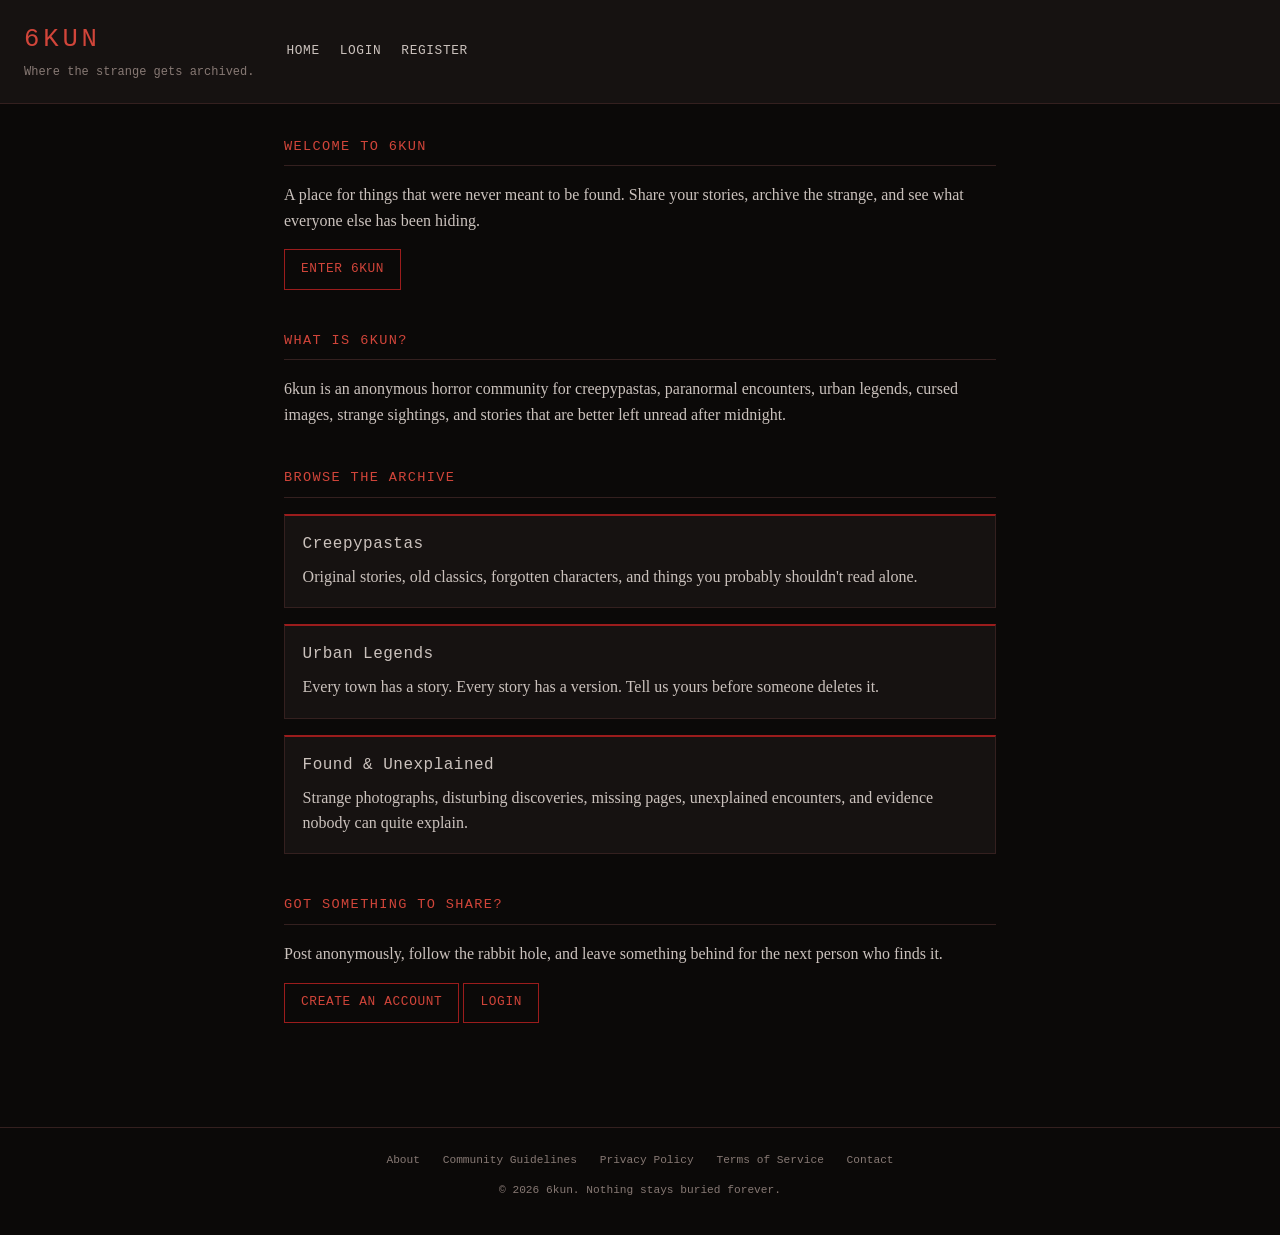
<file: index.html>
<!DOCTYPE html>
<html lang="en">
<head>
    <meta charset="UTF-8">
    <meta name="viewport" content="width=device-width, initial-scale=1.0">
    <title>6kun</title>
    <link rel="stylesheet" href="styles.css">
</head>
<body>
    <header class="site-header">
        <div class="logo">
            <h1>6kun</h1>
            <p>Where the strange gets archived.</p>
        </div>
        <nav class="site-nav">
            <a class="nav-link" href="index.html">Home</a>
            <a class="nav-link" href="login.html">Login</a>
            <a class="nav-link" href="register.html">Register</a>
        </nav>
    </header>

    <main class="site-main">
        <section id="welcome">
            <h2 class="section-title">Welcome to 6kun</h2>
            <p> A place for things that were never meant to be found. Share your stories, archive the strange, and see what everyone else has been hiding. </p>
            <a class="btn" href="register.html">Enter 6kun</a>
        </section>

        <section id="about">
            <h2 class="section-title">What is 6kun?</h2>
             <p> 6kun is an anonymous horror community for creepypastas, paranormal encounters, urban legends, cursed images, strange sightings, and stories that are better left unread after midnight. </p>
        </section>

        <section id="featured">
            <h2 class="section-title">Browse the Archive</h2>

            <article class="post">
                <h3>Creepypastas</h3>
                <p> Original stories, old classics, forgotten characters, and things you probably shouldn't read alone. </p>
            </article>

            <article class="post">
                <h3>Urban Legends</h3>
                <p> Every town has a story. Every story has a version. Tell us yours before someone deletes it. </p>
            </article>

            <article class="post">
                 <h3>Found & Unexplained</h3>
                 <p> Strange photographs, disturbing discoveries, missing pages, unexplained encounters, and evidence nobody can quite explain. </p>
                </article>

        </section>

            <section id="join">
                <h2 class="section-title">Got something to share?</h2>
                <p> Post anonymously, follow the rabbit hole, and leave something behind for the next person who finds it. </p>
                <a class="btn" href="register.html">Create an Account</a>
                <a class="btn" href="login.html">Login</a>
            </section>
        </main>

        <footer>
            <nav>
                <a class="footer-link" href="#">About</a>
                <a class="footer-link" href="#">Community Guidelines</a>
                <a class="footer-link" href="#">Privacy Policy</a>
                <a class="footer-link" href="#">Terms of Service</a>
                <a class="footer-link" href="#">Contact</a>
            </nav>

            <p>&copy; 2026 6kun. Nothing stays buried forever.</p>
        </footer>
</body>
</html>
</file>
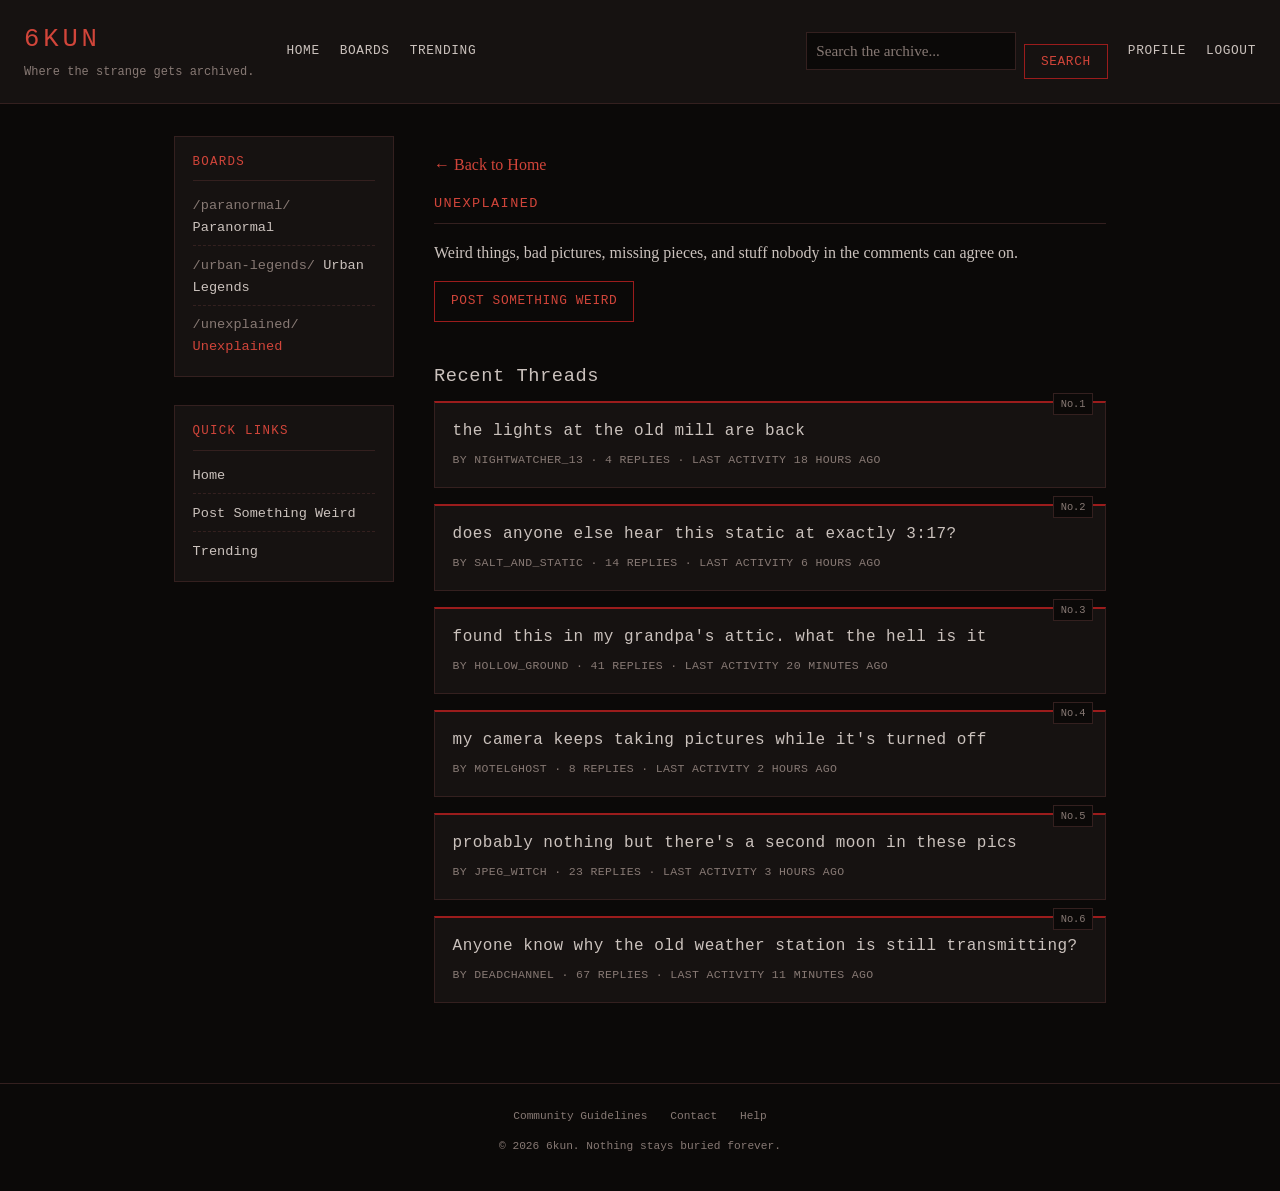
<file: category.html>
<!DOCTYPE html>
<html lang="en">
<head>
    <meta charset="UTF-8">
    <meta name="viewport" content="width=device-width, initial-scale=1.0">
    <title>Category - 6kun</title>
    <link rel="stylesheet" href="styles.css">
</head>
<body>
    <header class="site-header">
        <div class="logo">
            <h1>6kun</h1>
            <p>Where the strange gets archived.</p>
        </div>
        <nav class="site-nav">
            <a class="nav-link" href="home.html">Home</a>
            <a class="nav-link" href="category.html">Boards</a>
            <a class="nav-link" href="home.html#trending">Trending</a>
        </nav>
        <div class="header-actions">
            <form id="search" class="search-form" action="#" method="get">
                <input class="search-input" type="search" name="q" placeholder="Search the archive...">
                <button type="submit">Search</button>
            </form>
            <div class="user-controls">
                <a class="nav-link" href="profile.html">Profile</a>
                <a class="nav-link" href="index.html">Logout</a>
            </div>
        </div>
    </header>

    <main class="site-main site-main--wide">
        <div class="layout">
            <div class="content">
                <section id="category-header">
                    <p><a href="home.html">&larr; Back to Home</a></p>
                    <h2 class="section-title">Unexplained</h2>
                    <p>Weird things, bad pictures, missing pieces, and stuff nobody in the comments can agree on.</p>
                    <a href="create-thread.html" class="btn">Post Something Weird</a>
                </section>

                <section id="thread-list" class="board-list">
                    <h3>Recent Threads</h3>

                    <article class="post">
                        <h4><a href="thread.html">the lights at the old mill are back</a></h4>
                        <p class="meta">by nightwatcher_13 &middot; 4 replies &middot; last activity 18 hours ago</p>
                    </article>

                    <article class="post">
                        <h4><a href="thread.html">does anyone else hear this static at exactly 3:17?</a></h4>
                        <p class="meta">by salt_and_static &middot; 14 replies &middot; last activity 6 hours ago</p>
                    </article>

                    <article class="post">
                        <h4><a href="thread.html">found this in my grandpa's attic. what the hell is it</a></h4>
                        <p class="meta">by hollow_ground &middot; 41 replies &middot; last activity 20 minutes ago</p>
                    </article>

                    <article class="post">
                        <h4><a href="thread.html">my camera keeps taking pictures while it's turned off</a></h4>
                        <p class="meta">by motelghost &middot; 8 replies &middot; last activity 2 hours ago</p>
                    </article>

                    <article class="post">
                        <h4><a href="thread.html">probably nothing but there's a second moon in these pics</a></h4>
                        <p class="meta">by jpeg_witch &middot; 23 replies &middot; last activity 3 hours ago</p>
                    </article>

                    <article class="post">
                        <h4><a href="thread.html">Anyone know why the old weather station is still transmitting?</a></h4>
                        <p class="meta">by deadchannel &middot; 67 replies &middot; last activity 11 minutes ago</p>
                    </article>
                </section>
            </div>

            <aside class="sidebar">
                <div class="sidebar-block">
                    <h3 class="section-title">Boards</h3>
                    <nav class="board-nav">
                        <a class="board-nav-link" data-slug="paranormal" href="#">Paranormal</a>
                        <a class="board-nav-link" data-slug="urban-legends" href="#">Urban Legends</a>
                        <a class="board-nav-link active" data-slug="unexplained" href="category.html">Unexplained</a>
                    </nav>
                </div>
                <div class="sidebar-block">
                    <h3 class="section-title">Quick Links</h3>
                    <nav class="board-nav">
                        <a class="board-nav-link" href="home.html">Home</a>
                        <a class="board-nav-link" href="create-thread.html">Post Something Weird</a>
                        <a class="board-nav-link" href="home.html#trending">Trending</a>
                    </nav>
                </div>
            </aside>
        </div>
    </main>

    <footer>
        <nav>
            <a class="footer-link" href="#">Community Guidelines</a>
            <a class="footer-link" href="#">Contact</a>
            <a class="footer-link" href="#">Help</a>
        </nav>
        <p>&copy; 2026 6kun. Nothing stays buried forever.</p>
    </footer>
</body>
</html>
</file>
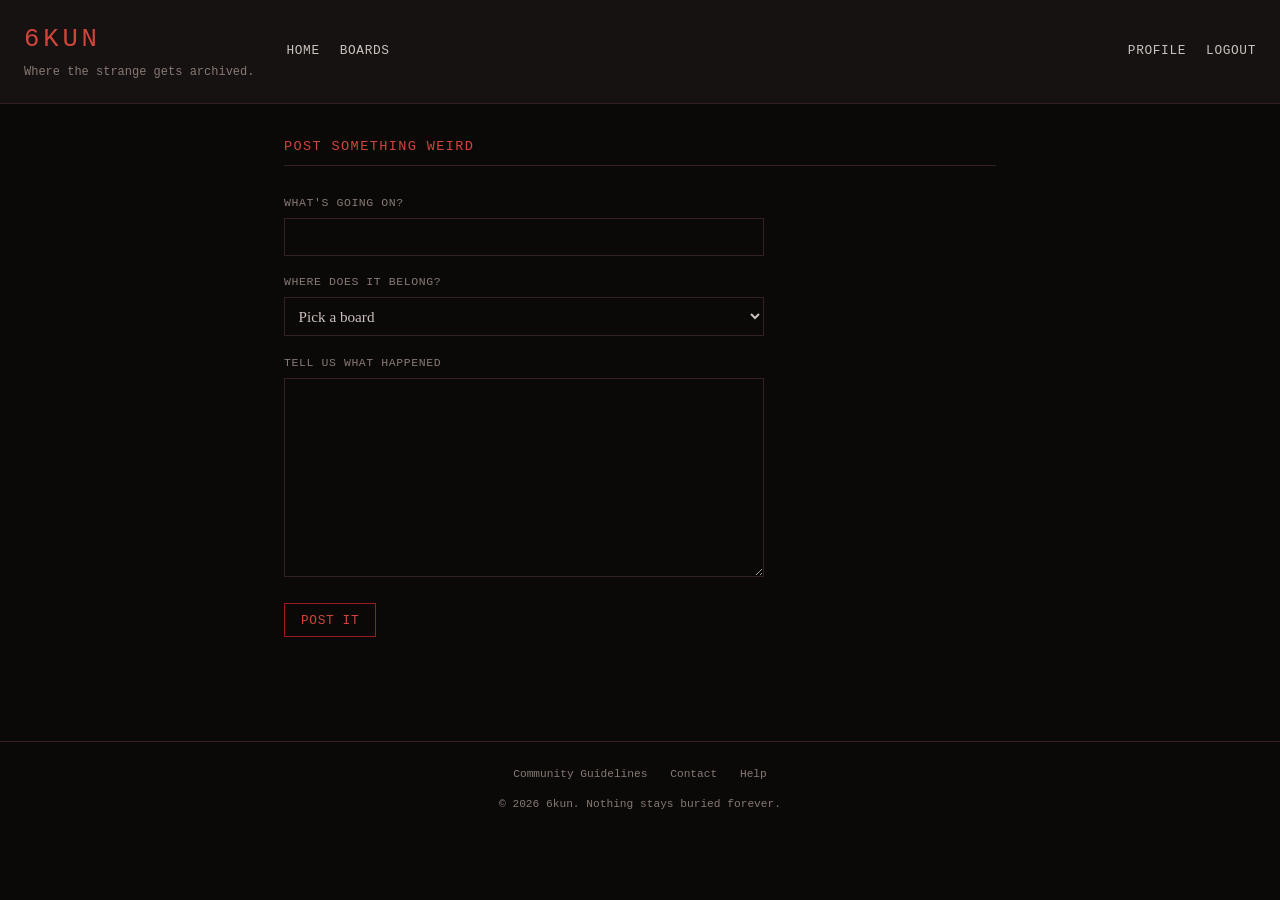
<file: create-thread.html>
<!DOCTYPE html>
<html lang="en">
<head>
    <meta charset="UTF-8">
    <meta name="viewport" content="width=device-width, initial-scale=1.0">
    <title>Create Thread - 6kun</title>
    <link rel="stylesheet" href="styles.css">
</head>
<body>
    <header class="site-header">
        <div class="logo">
            <h1>6kun</h1>
            <p>Where the strange gets archived.</p>
        </div>
        <nav class="site-nav">
            <a class="nav-link" href="home.html">Home</a>
            <a class="nav-link" href="category.html">Boards</a>
        </nav>
        <div class="header-actions">
            <div class="user-controls">
                <a class="nav-link" href="profile.html">Profile</a>
                <a class="nav-link" href="index.html">Logout</a>
            </div>
        </div>
    </header>

    <main class="site-main">
        <section id="create-thread">
            <h2 class="section-title">Post Something Weird</h2>
            <form action="#" method="post">
                <label for="title">What's going on?</label>
                <input type="text" id="title" name="title" required>

                <label for="category">Where does it belong?</label>
                <select id="category" name="category" required>
                    <option value="">Pick a board</option>
                    <option value="paranormal">Paranormal</option>
                    <option value="urban-legends">Urban Legends</option>
                    <option value="unexplained">Unexplained</option>
                </select>

                <label for="body">Tell us what happened</label>
                <textarea id="body" name="body" rows="10" required></textarea>

                <button type="submit">Post It</button>
            </form>
        </section>
    </main>

    <footer>
        <nav>
            <a class="footer-link" href="#">Community Guidelines</a>
            <a class="footer-link" href="#">Contact</a>
            <a class="footer-link" href="#">Help</a>
        </nav>
        <p>&copy; 2026 6kun. Nothing stays buried forever.</p>
    </footer>
</body>
</html>
</file>
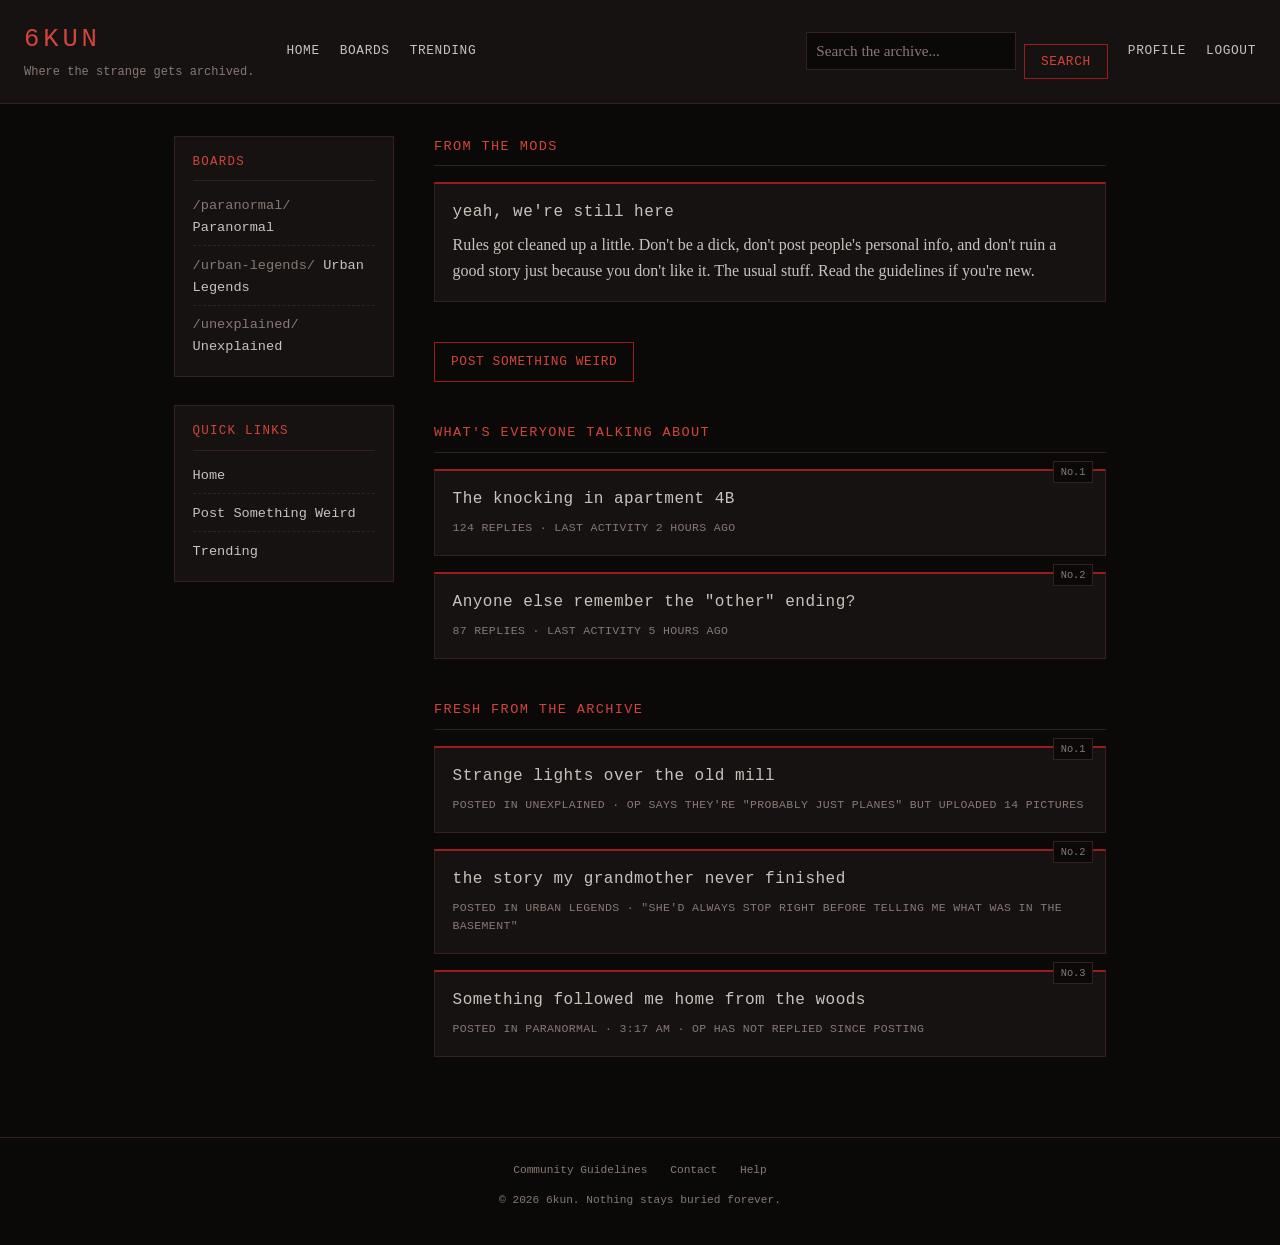
<file: home.html>
<!DOCTYPE html>
<html lang="en">
<head>
    <meta charset="UTF-8">
    <meta name="viewport" content="width=device-width, initial-scale=1.0">
    <title>Home - 6kun</title>
    <link rel="stylesheet" href="styles.css">
</head>
<body>
    <header class="site-header">
        <div class="logo">
            <h1>6kun</h1>
            <p>Where the strange gets archived.</p>
        </div>
        <nav class="site-nav">
            <a class="nav-link" href="home.html">Home</a>
            <a class="nav-link" href="category.html">Boards</a>
            <a class="nav-link" href="home.html#trending">Trending</a>
        </nav>
        <div class="header-actions">
            <form id="search" class="search-form" action="#" method="get">
                <input class="search-input" type="search" name="q" placeholder="Search the archive...">
                <button type="submit">Search</button>
            </form>
            <div class="user-controls">
                <a class="nav-link" href="profile.html">Profile</a>
                <a class="nav-link" href="index.html">Logout</a>
            </div>
        </div>
    </header>

    <main class="site-main site-main--wide">
        <div class="layout">
            <div class="content">
                <section id="announcements">
                    <h2 class="section-title">From the Mods</h2>
                    <article class="post">
                        <h3>yeah, we're still here</h3>
                        <p>Rules got cleaned up a little. Don't be a dick, don't post people's personal info, and don't ruin a good story just because you don't like it. The usual stuff. Read the guidelines if you're new.</p>
                    </article>
                </section>

                <section id="actions">
                    <a href="create-thread.html" class="btn">Post Something Weird</a>
                </section>

                <section id="trending" class="board-list">
                    <h2 class="section-title">What's Everyone Talking About</h2>
                    <article class="post">
                        <h3>The knocking in apartment 4B</h3>
                        <p class="meta">124 replies &middot; last activity 2 hours ago</p>
                    </article>
                    <article class="post">
                        <h3>Anyone else remember the "other" ending?</h3>
                        <p class="meta">87 replies &middot; last activity 5 hours ago</p>
                    </article>
                </section>

                <section id="recent-threads" class="board-list">
                    <h2 class="section-title">Fresh From the Archive</h2>
                    <article class="post">
                        <h3><a href="thread.html">Strange lights over the old mill</a></h3>
                        <p class="meta">Posted in Unexplained &middot; OP says they're "probably just planes" but uploaded 14 pictures</p>
                    </article>
                    <article class="post">
                        <h3><a href="thread.html">the story my grandmother never finished</a></h3>
                        <p class="meta">Posted in Urban Legends &middot; "she'd always stop right before telling me what was in the basement"</p>
                    </article>
                    <article class="post">
                        <h3><a href="thread.html">Something followed me home from the woods</a></h3>
                        <p class="meta">Posted in Paranormal &middot; 3:17 AM &middot; OP has not replied since posting</p>
                    </article>
                </section>
            </div>

            <aside class="sidebar">
                <div class="sidebar-block">
                    <h3 class="section-title">Boards</h3>
                    <nav class="board-nav">
                        <a class="board-nav-link" data-slug="paranormal" href="#">Paranormal</a>
                        <a class="board-nav-link" data-slug="urban-legends" href="#">Urban Legends</a>
                        <a class="board-nav-link" data-slug="unexplained" href="category.html">Unexplained</a>
                    </nav>
                </div>
                <div class="sidebar-block">
                    <h3 class="section-title">Quick Links</h3>
                    <nav class="board-nav">
                        <a class="board-nav-link" href="home.html">Home</a>
                        <a class="board-nav-link" href="create-thread.html">Post Something Weird</a>
                        <a class="board-nav-link" href="#trending">Trending</a>
                    </nav>
                </div>
            </aside>
        </div>
    </main>

    <footer>
        <nav>
            <a class="footer-link" href="#">Community Guidelines</a>
            <a class="footer-link" href="#">Contact</a>
            <a class="footer-link" href="#">Help</a>
        </nav>
        <p>&copy; 2026 6kun. Nothing stays buried forever.</p>
    </footer>
</body>
</html>
</file>
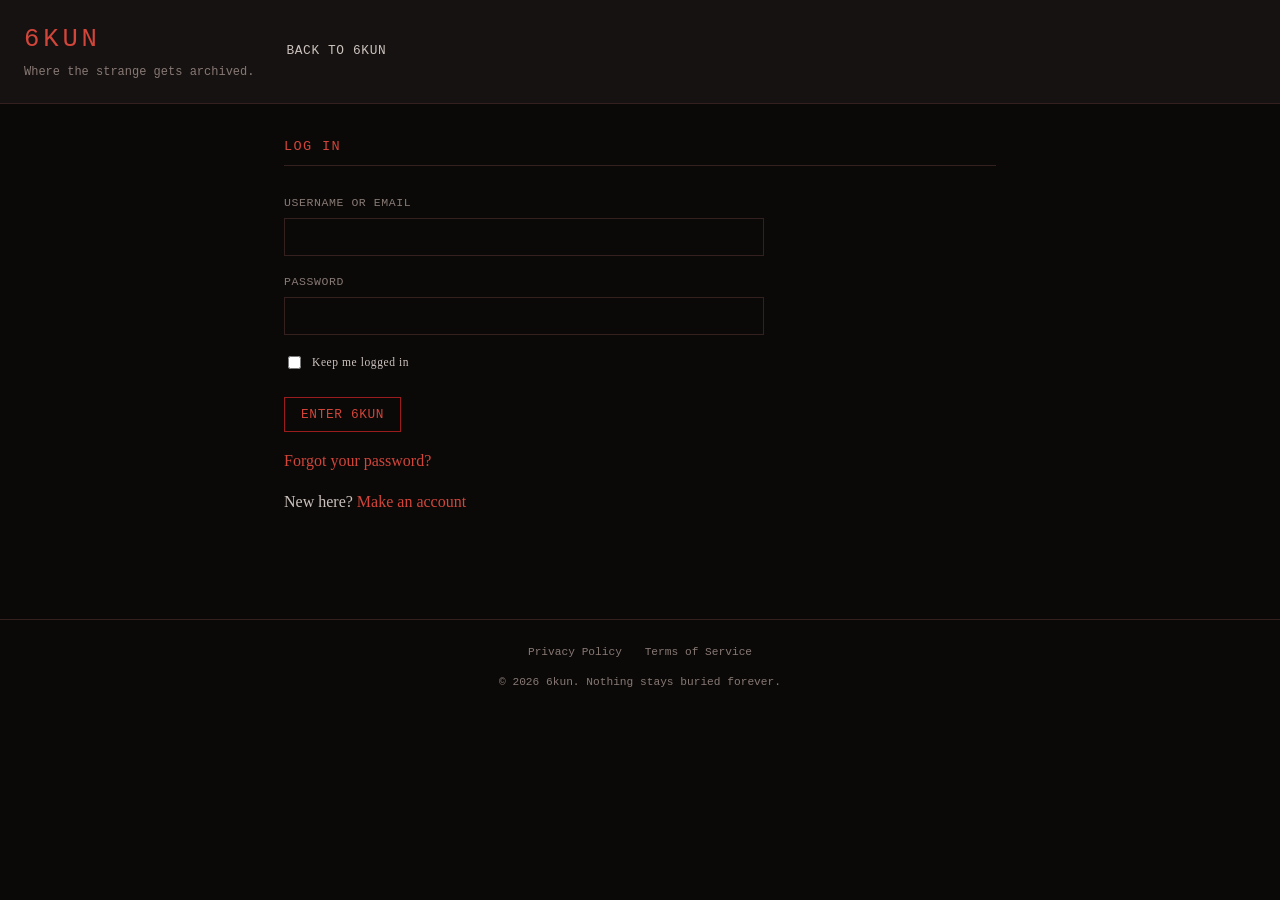
<file: login.html>
<!DOCTYPE html>
<html lang="en">
<head>
    <meta charset="UTF-8">
    <meta name="viewport" content="width=device-width, initial-scale=1.0">
    <title>Login - 6kun</title>
    <link rel="stylesheet" href="styles.css">
</head>
<body>
    <header class="site-header">
        <div class="logo">
            <h1>6kun</h1>
            <p>Where the strange gets archived.</p>
        </div>
        <nav class="site-nav">
            <a class="nav-link" href="index.html">Back to 6kun</a>
        </nav>
    </header>

    <main class="site-main">
        <section id="login">
            <h2 class="section-title">Log In</h2>
            <form action="#" method="post">
                <label for="username">Username or Email</label>
                <input type="text" id="username" name="username" required>

                <label for="password">Password</label>
                <input type="password" id="password" name="password" required>

                <label class="inline-label">
                    <input type="checkbox" id="remember" name="remember">
                    Keep me logged in
                </label>

                <button type="submit">Enter 6kun</button>
            </form>

            <p><a href="#">Forgot your password?</a></p>
            <p>New here? <a href="register.html">Make an account</a></p>
        </section>
    </main>

    <footer>
        <nav>
            <a class="footer-link" href="#">Privacy Policy</a>
            <a class="footer-link" href="#">Terms of Service</a>
        </nav>
        <p>&copy; 2026 6kun. Nothing stays buried forever.</p>
    </footer>
</body>
</html>
</file>
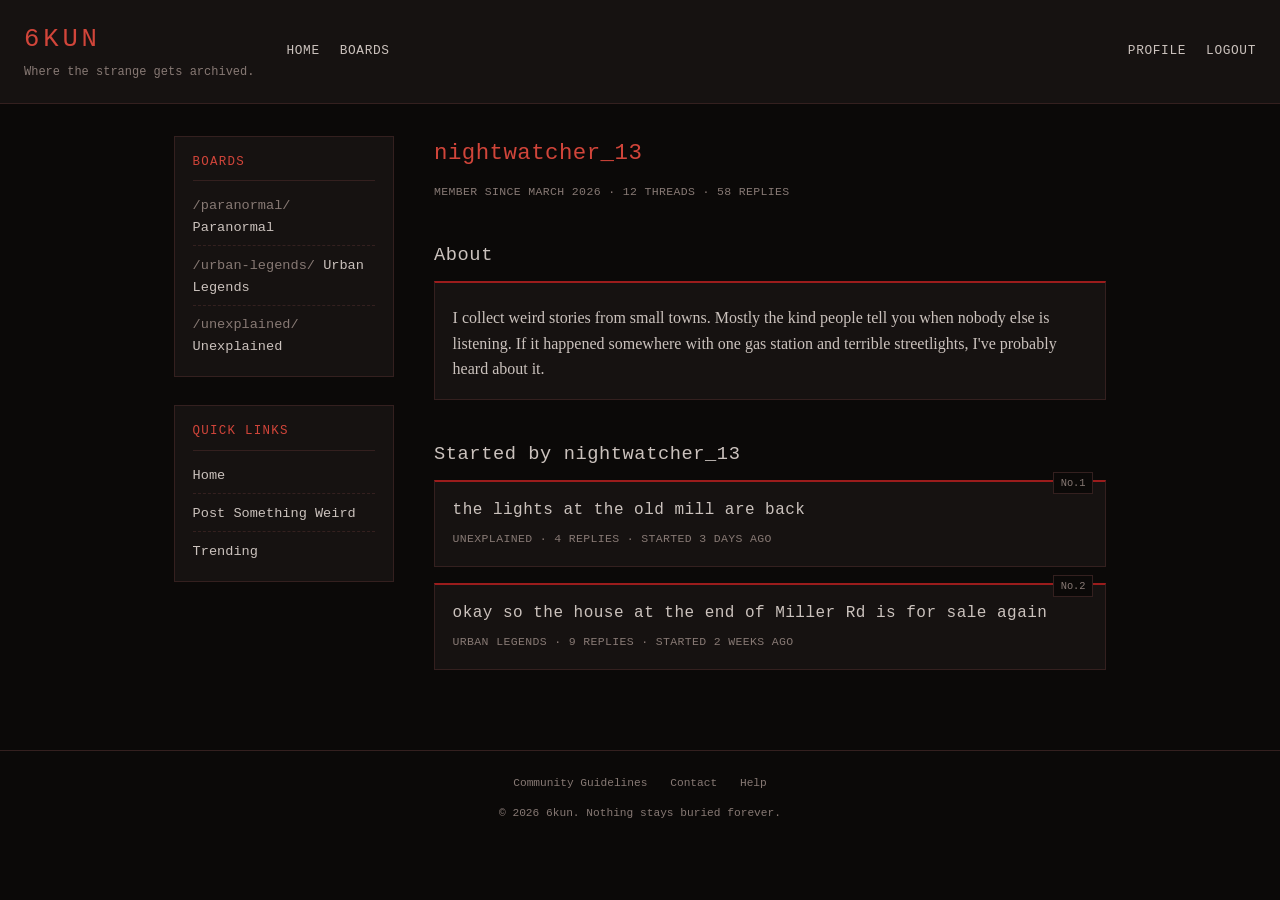
<file: profile.html>
<!DOCTYPE html>
<html lang="en">
<head>
    <meta charset="UTF-8">
    <meta name="viewport" content="width=device-width, initial-scale=1.0">
    <title>Profile - 6kun</title>
    <link rel="stylesheet" href="styles.css">
</head>
<body>
    <header class="site-header">
        <div class="logo">
            <h1>6kun</h1>
            <p>Where the strange gets archived.</p>
        </div>
        <nav class="site-nav">
            <a class="nav-link" href="home.html">Home</a>
            <a class="nav-link" href="category.html">Boards</a>
        </nav>
        <div class="header-actions">
            <div class="user-controls">
                <a class="nav-link" href="profile.html">Profile</a>
                <a class="nav-link" href="index.html">Logout</a>
            </div>
        </div>
    </header>

    <main class="site-main site-main--wide">
        <div class="layout">
            <div class="content">
                <section id="profile-header">
                    <h2 class="handle">nightwatcher_13</h2>
                    <p class="meta">Member since March 2026 &middot; 12 threads &middot; 58 replies</p>
                </section>

                <section id="bio">
                    <h3>About</h3>
                    <div class="post">
                        <p>I collect weird stories from small towns. Mostly the kind people tell you when nobody else is listening. If it happened somewhere with one gas station and terrible streetlights, I've probably heard about it.</p>
                    </div>
                </section>

                <section id="user-threads" class="board-list">
                    <h3>Started by nightwatcher_13</h3>
                    <article class="post">
                        <h4><a href="thread.html">the lights at the old mill are back</a></h4>
                        <p class="meta">Unexplained &middot; 4 replies &middot; started 3 days ago</p>
                    </article>
                    <article class="post">
                        <h4><a href="thread.html">okay so the house at the end of Miller Rd is for sale again</a></h4>
                        <p class="meta">Urban Legends &middot; 9 replies &middot; started 2 weeks ago</p>
                    </article>
                </section>
            </div>

            <aside class="sidebar">
                <div class="sidebar-block">
                    <h3 class="section-title">Boards</h3>
                    <nav class="board-nav">
                        <a class="board-nav-link" data-slug="paranormal" href="#">Paranormal</a>
                        <a class="board-nav-link" data-slug="urban-legends" href="#">Urban Legends</a>
                        <a class="board-nav-link" data-slug="unexplained" href="category.html">Unexplained</a>
                    </nav>
                </div>
                <div class="sidebar-block">
                    <h3 class="section-title">Quick Links</h3>
                    <nav class="board-nav">
                        <a class="board-nav-link" href="home.html">Home</a>
                        <a class="board-nav-link" href="create-thread.html">Post Something Weird</a>
                        <a class="board-nav-link" href="home.html#trending">Trending</a>
                    </nav>
                </div>
            </aside>
        </div>
    </main>

    <footer>
        <nav>
            <a class="footer-link" href="#">Community Guidelines</a>
            <a class="footer-link" href="#">Contact</a>
            <a class="footer-link" href="#">Help</a>
        </nav>
        <p>&copy; 2026 6kun. Nothing stays buried forever.</p>
    </footer>
</body>
</html>
</file>
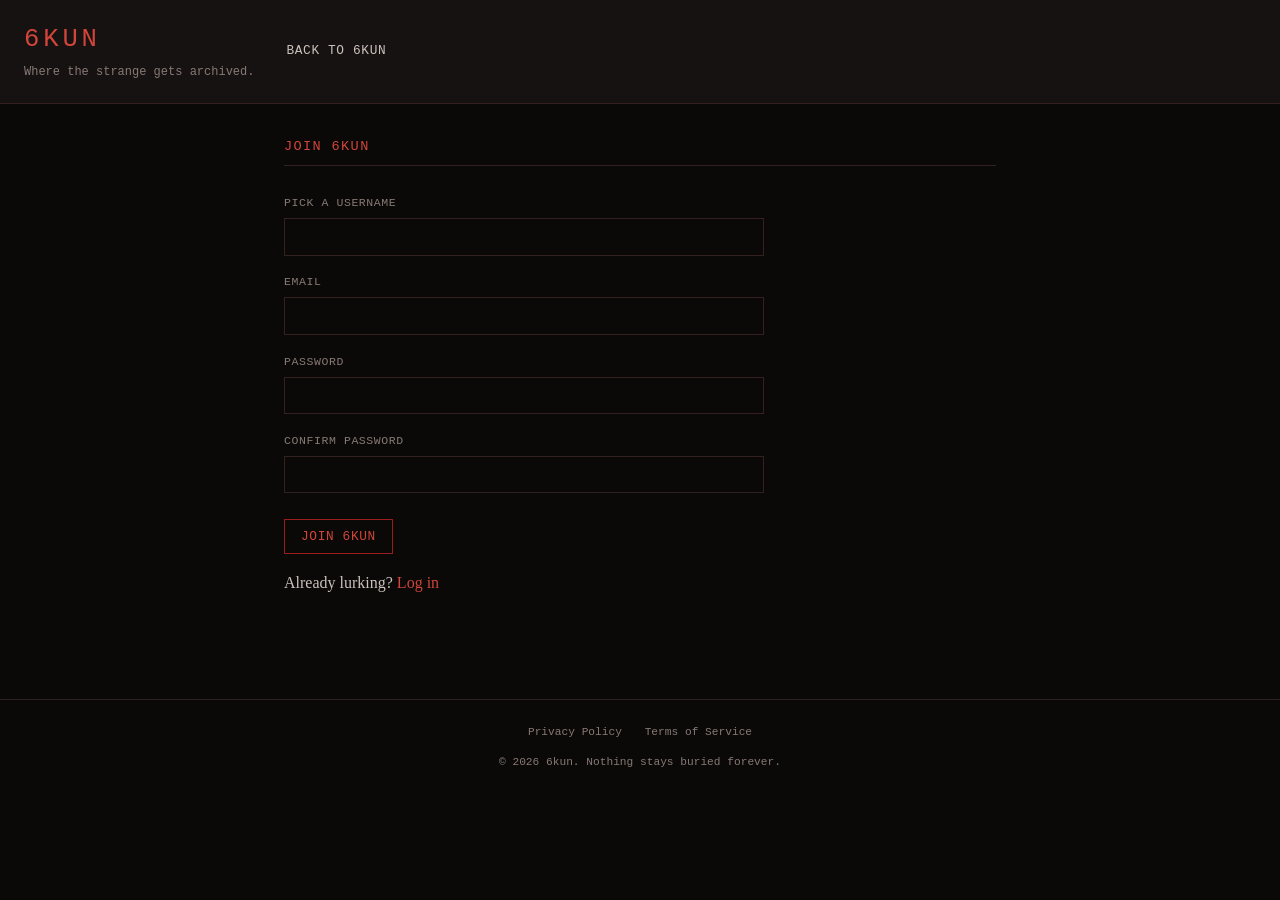
<file: register.html>
<!DOCTYPE html>
<html lang="en">
<head>
    <meta charset="UTF-8">
    <meta name="viewport" content="width=device-width, initial-scale=1.0">
    <title>Register - 6kun</title>
    <link rel="stylesheet" href="styles.css">
</head>
<body>
    <header class="site-header">
        <div class="logo">
            <h1>6kun</h1>
            <p>Where the strange gets archived.</p>
        </div>
        <nav class="site-nav">
            <a class="nav-link" href="index.html">Back to 6kun</a>
        </nav>
    </header>

    <main class="site-main">
        <section id="register">
            <h2 class="section-title">Join 6kun</h2>
            <form action="#" method="post">
                <label for="username">Pick a Username</label>
                <input type="text" id="username" name="username" required>

                <label for="email">Email</label>
                <input type="email" id="email" name="email" required>

                <label for="password">Password</label>
                <input type="password" id="password" name="password" required>

                <label for="confirm-password">Confirm Password</label>
                <input type="password" id="confirm-password" name="confirm-password" required>

                <button type="submit">Join 6kun</button>
            </form>

            <p>Already lurking? <a href="login.html">Log in</a></p>
        </section>
    </main>

    <footer>
        <nav>
            <a class="footer-link" href="#">Privacy Policy</a>
            <a class="footer-link" href="#">Terms of Service</a>
        </nav>
        <p>&copy; 2026 6kun. Nothing stays buried forever.</p>
    </footer>
</body>
</html>
</file>
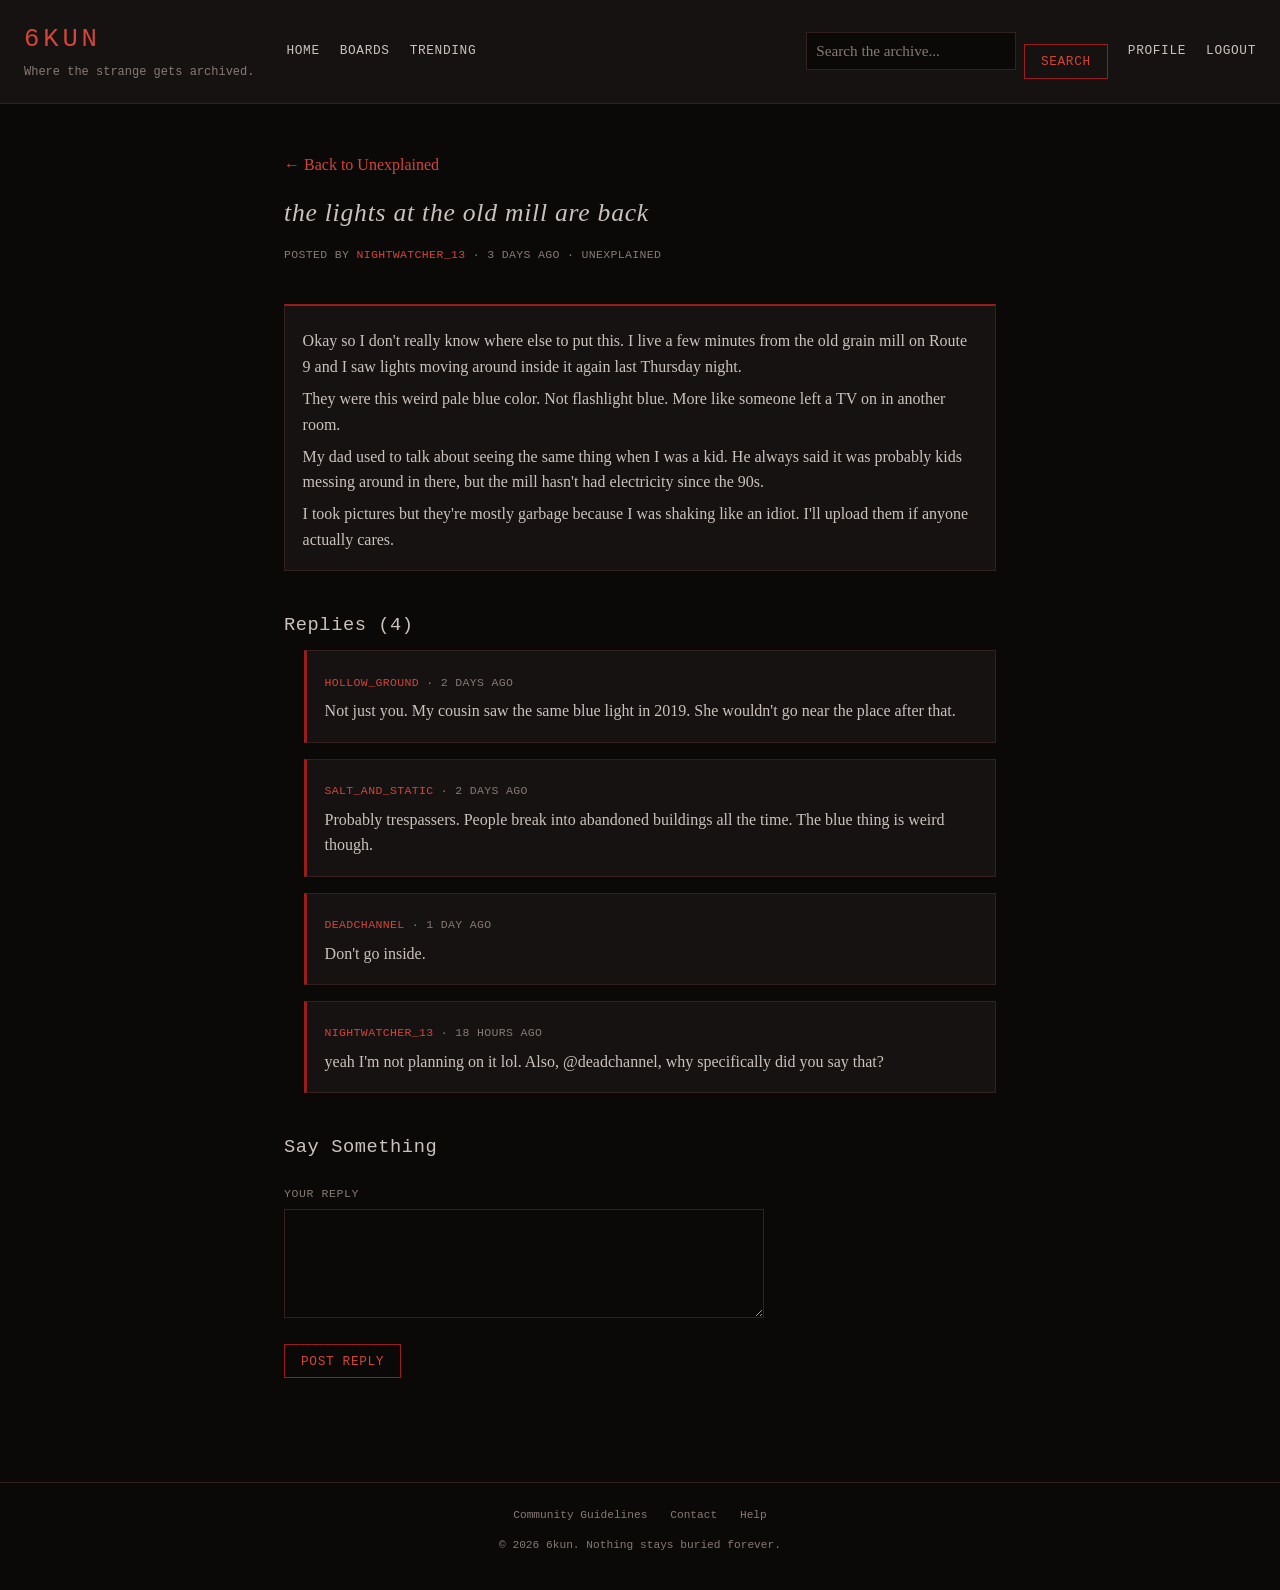
<file: thread.html>
<!DOCTYPE html>
<html lang="en">
<head>
    <meta charset="UTF-8">
    <meta name="viewport" content="width=device-width, initial-scale=1.0">
    <title>Thread - 6kun</title>
    <link rel="stylesheet" href="styles.css">
</head>
<body>
    <header class="site-header">
        <div class="logo">
            <h1>6kun</h1>
            <p>Where the strange gets archived.</p>
        </div>
        <nav class="site-nav">
            <a class="nav-link" href="home.html">Home</a>
            <a class="nav-link" href="category.html">Boards</a>
            <a class="nav-link" href="home.html#trending">Trending</a>
        </nav>
        <div class="header-actions">
            <form id="search" class="search-form" action="#" method="get">
                <input class="search-input" type="search" name="q" placeholder="Search the archive...">
                <button type="submit">Search</button>
            </form>
            <div class="user-controls">
                <a class="nav-link" href="profile.html">Profile</a>
                <a class="nav-link" href="index.html">Logout</a>
            </div>
        </div>
    </header>

    <main class="site-main">
        <section id="thread-header">
            <p><a href="category.html">&larr; Back to Unexplained</a></p>
            <h2 class="thread-title">the lights at the old mill are back</h2>
            <p class="meta">Posted by <a href="profile.html">nightwatcher_13</a> &middot; 3 days ago &middot; Unexplained</p>
        </section>

        <section id="original-post">
            <article class="post">
                <p>
                    Okay so I don't really know where else to put this. I live a few minutes
                    from the old grain mill on Route 9 and I saw lights moving around inside
                    it again last Thursday night.
                </p>
                <p>
                    They were this weird pale blue color. Not flashlight blue. More like
                    someone left a TV on in another room.
                </p>
                <p>
                    My dad used to talk about seeing the same thing when I was a kid. He always
                    said it was probably kids messing around in there, but the mill hasn't had
                    electricity since the 90s.
                </p>
                <p>
                    I took pictures but they're mostly garbage because I was shaking like an
                    idiot. I'll upload them if anyone actually cares.
                </p>
            </article>
        </section>

        <section id="replies">
            <h3>Replies (4)</h3>

            <article class="post reply">
                <p class="meta">
                    <a href="profile.html">hollow_ground</a> &middot; 2 days ago
                </p>
                <p>Not just you. My cousin saw the same blue light in 2019. She wouldn't go near the place after that.</p>
            </article>

            <article class="post reply">
                <p class="meta">
                    <a href="profile.html">salt_and_static</a> &middot; 2 days ago
                </p>
                <p>Probably trespassers. People break into abandoned buildings all the time. The blue thing is weird though.</p>
            </article>

            <article class="post reply">
                <p class="meta">
                    <a href="profile.html">deadchannel</a> &middot; 1 day ago
                </p>
                <p>Don't go inside.</p>
            </article>

            <article class="post reply">
                <p class="meta">
                    <a href="profile.html">nightwatcher_13</a> &middot; 18 hours ago
                </p>
                <p>yeah I'm not planning on it lol. Also, @deadchannel, why specifically did you say that?</p>
            </article>
        </section>

        <section id="reply-form">
            <h3>Say Something</h3>
            <form action="#" method="post">
                <label for="reply-body">Your reply</label>
                <textarea id="reply-body" name="reply-body" rows="5" required></textarea>
                <button type="submit">Post Reply</button>
            </form>
        </section>
    </main>

    <footer>
        <nav>
            <a class="footer-link" href="#">Community Guidelines</a>
            <a class="footer-link" href="#">Contact</a>
            <a class="footer-link" href="#">Help</a>
        </nav>
        <p>&copy; 2026 6kun. Nothing stays buried forever.</p>
    </footer>
</body>
</html>
</file>
<file: styles.css>
:root {
  --bg:           #0b0908;
  --panel:        #161211;
  --border:       #34201f;
  --text:         #cbc2bd;
  --muted:        #877974;
  --accent:       #9b1c1c;
  --accent-bright:#d1453a;

  --font-mono: "Courier New", Courier, monospace;
  --font-serif: Georgia, "Times New Roman", Times, serif;
}

* { box-sizing: border-box; }
html { background: var(--bg); }

body {
  margin: 0;
  background: var(--bg);
  color: var(--text);
  font-family: var(--font-serif);
  font-size: 16px;
  line-height: 1.6;
}

a { color: var(--accent-bright); text-decoration: none; }
a:hover, a:focus-visible { text-decoration: underline; }

:focus-visible {
  outline: 2px solid var(--accent-bright);
  outline-offset: 2px;
}

h1, h2, h3, h4 {
  font-family: var(--font-mono);
  font-weight: normal;
  letter-spacing: 0.03em;
  color: var(--text);
  margin: 0 0 0.5em;
}

.site-header {
  border-bottom: 1px solid var(--border);
  padding: 1.25rem 1.5rem;
  display: flex;
  flex-wrap: wrap;
  align-items: center;
  gap: 1rem 2rem;
  background: var(--panel);
}

.logo { order: 1; }

.logo h1 {
  font-size: 1.6rem;
  text-transform: uppercase;
  letter-spacing: 0.15em;
  color: var(--accent-bright);
  margin: 0;
  animation: flicker 6s infinite;
}

.logo p {
  font-family: var(--font-mono);
  font-size: 0.75rem;
  color: var(--muted);
  margin: 0.15rem 0 0;
}

@keyframes flicker {
  0%, 19%, 21%, 23%, 80%, 100% { opacity: 1; }
  20%, 22%, 79% { opacity: 0.72; }
}
@media (prefers-reduced-motion: reduce) {
  .logo h1 { animation: none; }
}

.site-nav {
  order: 2;
  display: flex;
  flex-wrap: wrap;
  gap: 1.25rem;
  font-family: var(--font-mono);
}

.header-actions {
  order: 3;
  display: flex;
  align-items: center;
  gap: 1.25rem;
  margin-left: auto;
}

.nav-link {
  font-size: 0.8rem;
  text-transform: uppercase;
  letter-spacing: 0.05em;
  color: var(--text);
}
.nav-link:hover { color: var(--accent-bright); }

.search-form {
  display: flex;
  flex-direction: row;
  align-items: center;
  gap: 0.5rem;
  max-width: none;
  margin: 0;
}

.search-input {
  background: var(--bg);
  border: 1px solid var(--border);
  color: var(--text);
  font-family: var(--font-mono);
  font-size: 0.8rem;
  padding: 0.4rem 0.6rem;
}
.search-input::placeholder { color: var(--muted); }

.user-controls {
  display: flex;
  align-items: center;
  gap: 1.25rem;
  font-family: var(--font-mono);
}

.btn, button, input[type="submit"] {
  font-family: var(--font-mono);
  font-size: 0.8rem;
  text-transform: uppercase;
  letter-spacing: 0.05em;
  background: transparent;
  color: var(--accent-bright);
  border: 1px solid var(--accent);
  border-radius: 0;
  padding: 0.55rem 1rem;
  cursor: pointer;
  display: inline-block;
}
.btn:hover, button:hover, input[type="submit"]:hover {
  background: var(--accent);
  color: var(--bg);
  text-decoration: none;
}

.site-main {
  max-width: 760px;
  margin: 0 auto;
  padding: 2rem 1.5rem 4rem;
}

.site-main.site-main--wide { max-width: 980px; }

.site-main > section,
.content > section { margin-bottom: 2.5rem; }
.content > section:last-child { margin-bottom: 0; }

.section-title {
  font-size: 0.85rem;
  text-transform: uppercase;
  letter-spacing: 0.1em;
  color: var(--accent-bright);
  border-bottom: 1px solid var(--border);
  padding-bottom: 0.5rem;
  margin-bottom: 1rem;
}

.thread-title {
  font-family: var(--font-serif);
  font-size: 1.6rem;
  font-style: italic;
  color: var(--text);
  margin-bottom: 0.25rem;
}

.handle {
  font-family: var(--font-mono);
  font-size: 1.4rem;
  color: var(--accent-bright);
  letter-spacing: 0.02em;
  margin-bottom: 0.25rem;
}

.layout {
  display: grid;
  grid-template-columns: 220px minmax(0, 1fr);
  grid-template-areas: "sidebar content";
  gap: 2.5rem;
  align-items: start;
}
.layout .sidebar { grid-area: sidebar; }
.layout .content { grid-area: content; min-width: 0; }

@media (max-width: 800px) {
  .layout {
    grid-template-columns: 1fr;
    grid-template-areas:
      "content"
      "sidebar";
    gap: 2rem;
  }
}

.sidebar { display: flex; flex-direction: column; gap: 1.75rem; }

.sidebar-block {
  background: var(--panel);
  border: 1px solid var(--border);
  padding: 1rem 1.1rem 1.15rem;
}

.sidebar .section-title { font-size: 0.78rem; margin-bottom: 0.85rem; }

.board-nav { display: flex; flex-direction: column; gap: 0.55rem; }

.board-nav-link {
  font-family: var(--font-mono);
  font-size: 0.85rem;
  color: var(--text);
  padding-bottom: 0.4rem;
  border-bottom: 1px dashed var(--border);
}
.board-nav-link:last-child { border-bottom: none; padding-bottom: 0; }
.board-nav-link:hover, .board-nav-link.active { color: var(--accent-bright); }
.board-nav-link[data-slug]::before {
  content: "/" attr(data-slug) "/ ";
  color: var(--muted);
}

.post {
  position: relative;
  background: var(--panel);
  border: 1px solid var(--border);
  border-top: 2px solid var(--accent);
  padding: 1rem 1.1rem 1.1rem;
  margin-bottom: 1rem;
}

.post h3, .post h4 { font-size: 1rem; margin-bottom: 0.35rem; }
.post h3 a, .post h4 a { color: var(--text); }
.post h3 a:hover, .post h4 a:hover { color: var(--accent-bright); }
.post p { margin: 0.4rem 0 0; }

.post.reply {
  border-top: 1px solid var(--border);
  border-left: 3px solid var(--accent);
  margin-left: 1.25rem;
}

.meta {
  font-family: var(--font-mono);
  font-size: 0.72rem;
  color: var(--muted);
  text-transform: uppercase;
  letter-spacing: 0.03em;
}
.meta a { color: var(--accent-bright); }

.board-list { counter-reset: postnum; }
.board-list .post::before {
  counter-increment: postnum;
  content: "No." counter(postnum);
  position: absolute;
  top: -0.6rem;
  right: 0.75rem;
  background: var(--bg);
  border: 1px solid var(--border);
  color: var(--muted);
  font-family: var(--font-mono);
  font-size: 0.65rem;
  padding: 0.1rem 0.4rem;
}

.board-tag {
  display: block;
  padding: 0.65rem 0;
  border-bottom: 1px solid var(--border);
}
.board-tag:last-child { border-bottom: none; }
.board-tag h3 { display: inline; font-size: 0.95rem; margin: 0; }
.board-tag h3::before {
  content: "/" attr(data-slug) "/ — ";
  color: var(--accent-bright);
}
.board-tag p {
  font-family: var(--font-serif);
  color: var(--muted);
  font-size: 0.85rem;
  margin: 0.3rem 0 0;
}

form {
  display: flex;
  flex-direction: column;
  gap: 0.35rem;
  max-width: 480px;
}

label {
  font-family: var(--font-mono);
  font-size: 0.72rem;
  text-transform: uppercase;
  letter-spacing: 0.05em;
  color: var(--muted);
  margin-top: 0.75rem;
}

.inline-label {
  display: flex;
  align-items: center;
  gap: 0.5rem;
  text-transform: none;
  font-family: var(--font-serif);
  color: var(--text);
}

input[type="text"],
input[type="email"],
input[type="password"],
input[type="search"],
select,
textarea {
  background: var(--bg);
  border: 1px solid var(--border);
  color: var(--text);
  font-family: var(--font-serif);
  font-size: 0.95rem;
  padding: 0.55rem 0.6rem;
  border-radius: 0;
}
textarea { resize: vertical; }

input:focus-visible, select:focus-visible, textarea:focus-visible {
  outline: 2px solid var(--accent-bright);
  outline-offset: 1px;
}

form button, form .btn { margin-top: 1.25rem; align-self: flex-start; }

footer {
  border-top: 1px solid var(--border);
  padding: 1.5rem;
  text-align: center;
  font-family: var(--font-mono);
  font-size: 0.7rem;
  color: var(--muted);
}

.footer-link { color: var(--muted); margin: 0 0.5rem; }
.footer-link:hover { color: var(--accent-bright); }
footer p { margin-top: 0.75rem; }

@media (max-width: 640px) {
  .site-header { flex-direction: column; align-items: flex-start; }
  .header-actions { margin-left: 0; width: 100%; flex-direction: column; align-items: flex-start; gap: 0.75rem; }
  .search-form { width: 100%; }
  .search-input { flex: 1; }
  .site-main { padding: 1.5rem 1rem 3rem; }
}
</file>
